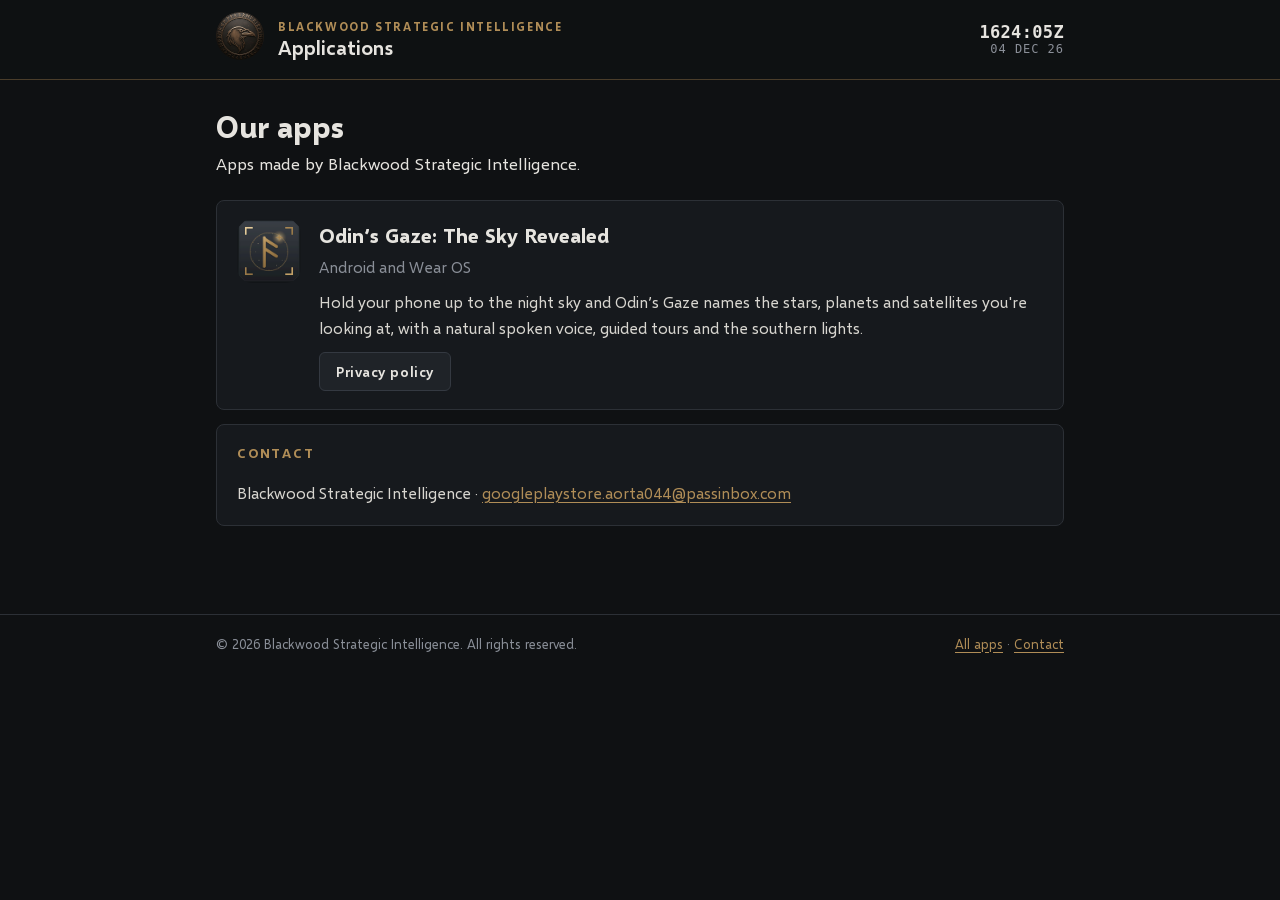
<file: index.html>
<!doctype html>
<html lang="en-AU">
<head>
<meta charset="utf-8">
<meta name="viewport" content="width=device-width, initial-scale=1">
<meta name="google-site-verification" content="9ieUfRTKPk-8YkNty3VzTApTtOe651GSEqhWCvqNE6E" />
<title>Blackwood Strategic Intelligence · Apps</title>
<meta name="description" content="Apps made by Blackwood Strategic Intelligence.">
<meta name="theme-color" content="#0F1113">
<link rel="icon" type="image/png" href="assets/favicon.png">
<link rel="stylesheet" href="assets/site.css">
</head>
<body>
<header class="bw-header"><div class="inner">
<a href="./"><img src="assets/blackwood-logo.png" alt="Blackwood Strategic Intelligence logo"></a>
<div class="names"><div class="strap">Blackwood Strategic Intelligence</div><div class="app">Applications</div></div>
<div class="clock" aria-label="Current time, UTC"><span id="utc">----:--Z</span><small id="utcd">-- --- --</small></div>
</div></header>
<main>
<h1>Our apps</h1>
<p class="lead">Apps made by Blackwood Strategic Intelligence.</p>
<section class="card app-card">
<img src="assets/odinsgaze-logo.png" alt="Odin’s Gaze app icon">
<div>
<h2>Odin’s Gaze: The Sky Revealed</h2>
<p class="muted" style="margin:0">Android and Wear OS</p>
<p style="margin:8px 0 0">Hold your phone up to the night sky and Odin’s Gaze names the stars, planets and satellites you're looking at, with a natural spoken voice, guided tours and the southern lights.</p>
<div class="links"><a class="btn" href="odins-gaze/privacy.html">Privacy policy</a></div>
</div>
</section>
<section class="card">
<h2>Contact</h2>
<p>Blackwood Strategic Intelligence · <a href="mailto:googleplaystore.aorta044@passinbox.com">googleplaystore.aorta044@passinbox.com</a></p>
</section>
</main>
<footer><div class="inner">
<span>© 2026 Blackwood Strategic Intelligence. All rights reserved.</span>
<span><a href="./">All apps</a> · <a href="mailto:googleplaystore.aorta044@passinbox.com">Contact</a></span>
</div></footer>
<script>
(function(){var m=["JAN","FEB","MAR","APR","MAY","JUN","JUL","AUG","SEP","OCT","NOV","DEC"];
function p(n){return (n<10?"0":"")+n}
function t(){var d=new Date();document.getElementById("utc").textContent=p(d.getUTCHours())+p(d.getUTCMinutes())+":"+p(d.getUTCSeconds())+"Z";
document.getElementById("utcd").textContent=p(d.getUTCDate())+" "+m[d.getUTCMonth()]+" "+String(d.getUTCFullYear()).slice(2)}
t();setInterval(t,1000)})();
</script>
</body>
</html>
</file>
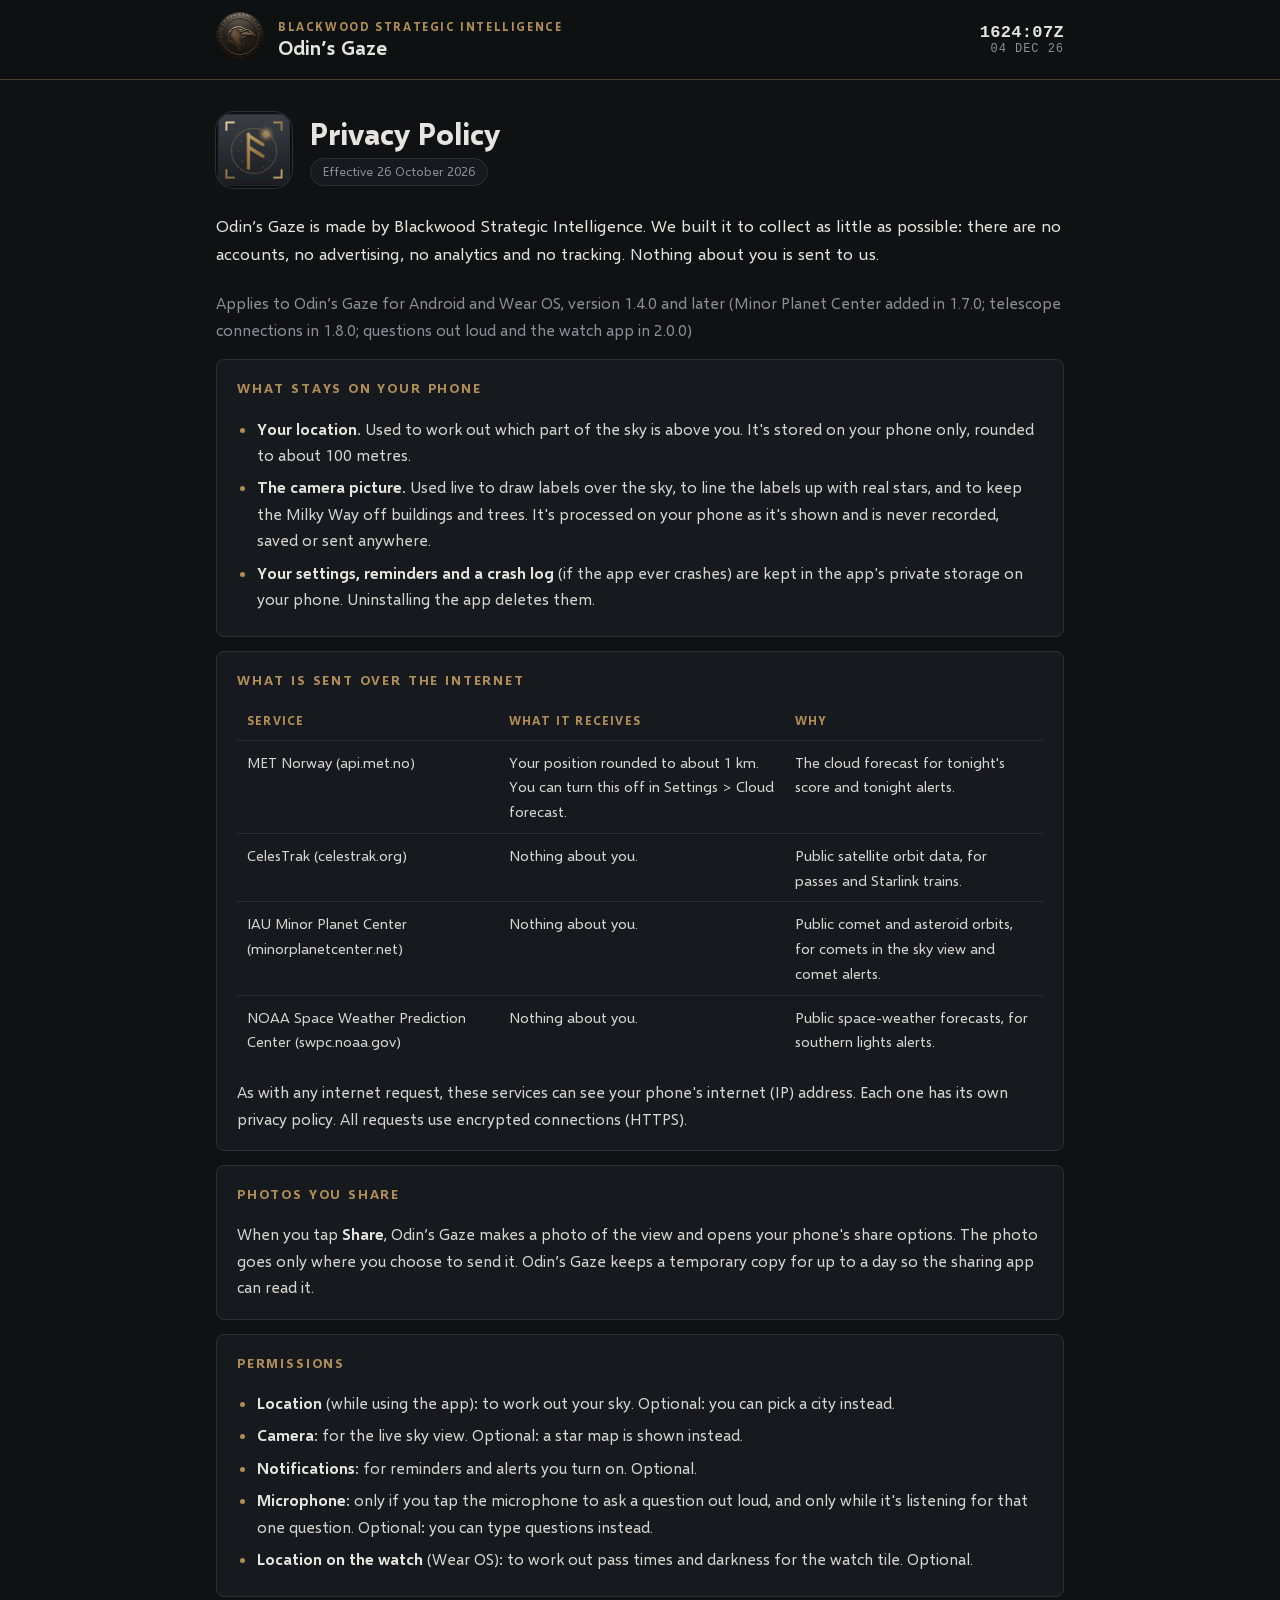
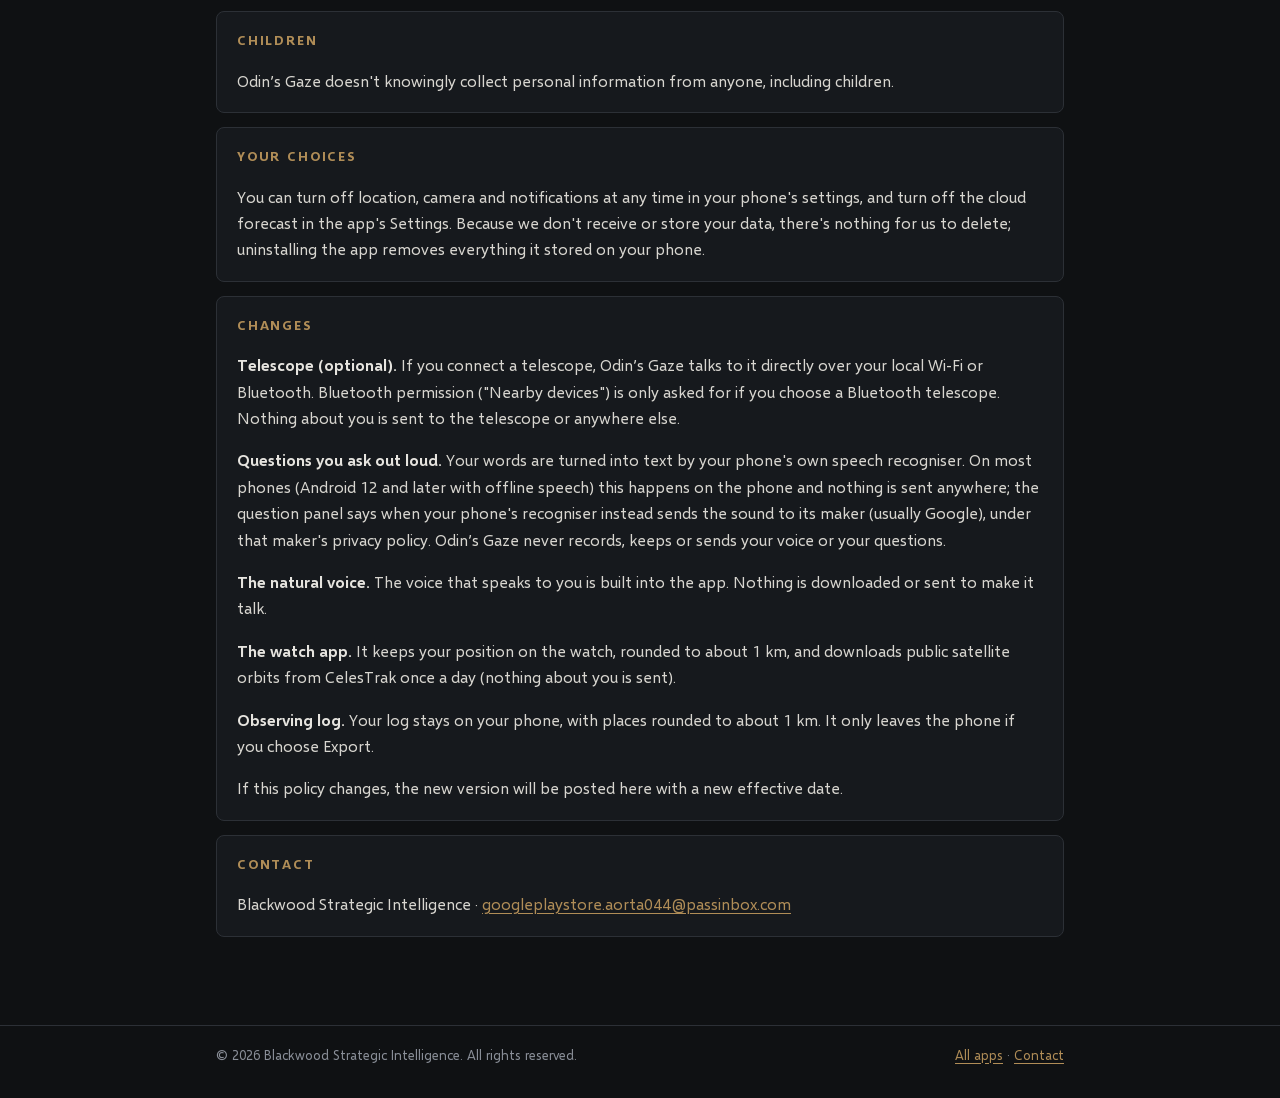
<file: odins-gaze/privacy.html>
<!doctype html>
<html lang="en-AU">
<head>
<meta charset="utf-8">
<meta name="viewport" content="width=device-width, initial-scale=1">

<title>Odin’s Gaze Privacy Policy · Blackwood Strategic Intelligence</title>
<meta name="description" content="How Odin’s Gaze handles your information: no accounts, no ads, no tracking.">
<meta name="theme-color" content="#0F1113">
<link rel="icon" type="image/png" href="../assets/favicon.png">
<link rel="stylesheet" href="../assets/site.css">
</head>
<body>
<header class="bw-header"><div class="inner">
<a href="../"><img src="../assets/blackwood-logo.png" alt="Blackwood Strategic Intelligence logo"></a>
<div class="names"><div class="strap">Blackwood Strategic Intelligence</div><div class="app">Odin’s Gaze</div></div>
<div class="clock" aria-label="Current time, UTC"><span id="utc">----:--Z</span><small id="utcd">-- --- --</small></div>
</div></header>
<main>
<div class="hero">
<img src="../assets/odinsgaze-logo.png" alt="Odin’s Gaze app icon">
<div><h1>Privacy Policy</h1><span class="chip">Effective 26 October 2026</span></div>
</div>
<p class="lead">Odin’s Gaze is made by Blackwood Strategic Intelligence. We built it to collect as little as possible: there are no accounts, no advertising, no analytics and no tracking. Nothing about you is sent to us.</p>
<p class="muted">Applies to Odin’s Gaze for Android and Wear OS, version 1.4.0 and later (Minor Planet Center added in 1.7.0; telescope connections in 1.8.0; questions out loud and the watch app in 2.0.0)</p>

<section class="card">
<h2>What stays on your phone</h2>
<ul>
  <li><strong>Your location.</strong> Used to work out which part of the sky is above you. It's stored on your phone only, rounded to about 100 metres.</li>
  <li><strong>The camera picture.</strong> Used live to draw labels over the sky, to line the labels up with real stars, and to keep the Milky Way off buildings and trees. It's processed on your phone as it's shown and is never recorded, saved or sent anywhere.</li>
  <li><strong>Your settings, reminders and a crash log</strong> (if the app ever crashes) are kept in the app's private storage on your phone. Uninstalling the app deletes them.</li>
</ul>
</section>

<section class="card">
<h2>What is sent over the internet</h2>
<div class="table-wrap"><table>
  <tr><th>Service</th><th>What it receives</th><th>Why</th></tr>
  <tr><td>MET Norway (api.met.no)</td><td>Your position rounded to about 1 km. You can turn this off in Settings &gt; Cloud forecast.</td><td>The cloud forecast for tonight's score and tonight alerts.</td></tr>
  <tr><td>CelesTrak (celestrak.org)</td><td>Nothing about you.</td><td>Public satellite orbit data, for passes and Starlink trains.</td></tr>
  <tr><td>IAU Minor Planet Center (minorplanetcenter.net)</td><td>Nothing about you.</td><td>Public comet and asteroid orbits, for comets in the sky view and comet alerts.</td></tr>
  <tr><td>NOAA Space Weather Prediction Center (swpc.noaa.gov)</td><td>Nothing about you.</td><td>Public space-weather forecasts, for southern lights alerts.</td></tr>
</table></div>
<p>As with any internet request, these services can see your phone's internet (IP) address. Each one has its own privacy policy. All requests use encrypted connections (HTTPS).</p>
</section>

<section class="card">
<h2>Photos you share</h2>
<p>When you tap <strong>Share</strong>, Odin’s Gaze makes a photo of the view and opens your phone's share options. The photo goes only where you choose to send it. Odin’s Gaze keeps a temporary copy for up to a day so the sharing app can read it.</p>
</section>

<section class="card">
<h2>Permissions</h2>
<ul>
  <li><strong>Location</strong> (while using the app): to work out your sky. Optional: you can pick a city instead.</li>
  <li><strong>Camera</strong>: for the live sky view. Optional: a star map is shown instead.</li>
  <li><strong>Notifications</strong>: for reminders and alerts you turn on. Optional.</li>
  <li><strong>Microphone</strong>: only if you tap the microphone to ask a question out loud, and only while it's listening for that one question. Optional: you can type questions instead.</li>
  <li><strong>Location on the watch</strong> (Wear OS): to work out pass times and darkness for the watch tile. Optional.</li>
</ul>
</section>

<section class="card">
<h2>Children</h2>
<p>Odin’s Gaze doesn't knowingly collect personal information from anyone, including children.</p>
</section>

<section class="card">
<h2>Your choices</h2>
<p>You can turn off location, camera and notifications at any time in your phone's settings, and turn off the cloud forecast in the app's Settings. Because we don't receive or store your data, there's nothing for us to delete; uninstalling the app removes everything it stored on your phone.</p>
</section>

<section class="card">
<h2>Changes</h2>
<p><strong>Telescope (optional).</strong> If you connect a telescope, Odin’s Gaze talks to it directly over your local Wi-Fi or Bluetooth. Bluetooth permission ("Nearby devices") is only asked for if you choose a Bluetooth telescope. Nothing about you is sent to the telescope or anywhere else.</p>
<p><strong>Questions you ask out loud.</strong> Your words are turned into text by your phone's own speech recogniser. On most phones (Android 12 and later with offline speech) this happens on the phone and nothing is sent anywhere; the question panel says when your phone's recogniser instead sends the sound to its maker (usually Google), under that maker's privacy policy. Odin’s Gaze never records, keeps or sends your voice or your questions.</p>
<p><strong>The natural voice.</strong> The voice that speaks to you is built into the app. Nothing is downloaded or sent to make it talk.</p>
<p><strong>The watch app.</strong> It keeps your position on the watch, rounded to about 1 km, and downloads public satellite orbits from CelesTrak once a day (nothing about you is sent).</p>
<p><strong>Observing log.</strong> Your log stays on your phone, with places rounded to about 1 km. It only leaves the phone if you choose Export.</p>
<p>If this policy changes, the new version will be posted here with a new effective date.</p>
</section>

<section class="card">
<h2>Contact</h2>
<p>Blackwood Strategic Intelligence · <a href="mailto:googleplaystore.aorta044@passinbox.com">googleplaystore.aorta044@passinbox.com</a></p>
</section>


</main>
<footer><div class="inner">
<span>© 2026 Blackwood Strategic Intelligence. All rights reserved.</span>
<span><a href="../">All apps</a> · <a href="mailto:googleplaystore.aorta044@passinbox.com">Contact</a></span>
</div></footer>
<script>
(function(){var m=["JAN","FEB","MAR","APR","MAY","JUN","JUL","AUG","SEP","OCT","NOV","DEC"];
function p(n){return (n<10?"0":"")+n}
function t(){var d=new Date();document.getElementById("utc").textContent=p(d.getUTCHours())+p(d.getUTCMinutes())+":"+p(d.getUTCSeconds())+"Z";
document.getElementById("utcd").textContent=p(d.getUTCDate())+" "+m[d.getUTCMonth()]+" "+String(d.getUTCFullYear()).slice(2)}
t();setInterval(t,1000)})();
</script>
</body>
</html>
</file>
<file: assets/site.css>
/* (c) 2026 Blackwood Strategic Intelligence. Brand styles from _Brand/BRAND.md. Fonts: Selawik (SIL OFL 1.1, see fonts/Selawik-OFL.txt). */
@font-face { font-family: "Selawik"; src: url("fonts/selawik_regular.ttf") format("truetype"); font-weight: 400; font-display: swap; }
@font-face { font-family: "Selawik"; src: url("fonts/selawik_semibold.ttf") format("truetype"); font-weight: 600; font-display: swap; }
@font-face { font-family: "Selawik"; src: url("fonts/selawik_bold.ttf") format("truetype"); font-weight: 700; font-display: swap; }
:root {
  --bg: #0F1113; --panel: #16191D; --edge: #2C3036; --rule: #4A3D2A;
  --text: #D8D6D0; --heading: #E6E4DF; --muted: #8A8F98; --bronze: #B08D57; --brass: #8A6E42;
  --mono: Consolas, "Cascadia Mono", ui-monospace, monospace;
}
* { box-sizing: border-box; }
html { background: var(--bg); }
body { margin: 0; background: var(--bg); color: var(--text); font: 16px/1.65 "Selawik", "Segoe UI", system-ui, sans-serif; -webkit-text-size-adjust: 100%; }
a { color: var(--bronze); text-underline-offset: 3px; }
a:hover { color: var(--heading); }

/* Header: logo + strap line over the page name, UTC clock on the right. */
.bw-header { position: sticky; top: 0; z-index: 2; background: rgba(15,17,19,.94); backdrop-filter: blur(6px); border-bottom: 1px solid var(--rule); }
.bw-header .inner { max-width: 880px; margin: 0 auto; padding: 12px 16px; display: flex; align-items: center; gap: 14px; }
.bw-header img { width: 48px; height: 48px; border-radius: 50%; flex: none; }
.bw-header .names { flex: 1; min-width: 0; }
.strap { color: var(--bronze); font-size: 11.5px; font-weight: 700; letter-spacing: .14em; text-transform: uppercase; line-height: 1.3; }
.bw-header .app { color: var(--heading); font-size: 20px; font-weight: 600; line-height: 1.25; white-space: nowrap; overflow: hidden; text-overflow: ellipsis; }
.clock { font-family: var(--mono); text-align: right; color: var(--heading); font-size: 17px; font-weight: 700; line-height: 1.15; letter-spacing: .02em; }
.clock small { display: block; color: var(--muted); font-size: 12px; font-weight: 400; letter-spacing: .08em; }

main { max-width: 880px; margin: 0 auto; padding: 28px 16px 56px; }
.hero { display: flex; gap: 18px; align-items: center; margin: 4px 0 24px; }
.hero img { width: 76px; height: 76px; border-radius: 18px; flex: none; box-shadow: 0 0 0 1px var(--edge); }
h1 { color: var(--heading); font-size: 30px; font-weight: 700; line-height: 1.2; margin: 0 0 6px; }
.chip { display: inline-block; border: 1px solid var(--edge); background: var(--panel); color: var(--muted); border-radius: 999px; padding: 2px 12px; font-size: 13px; }
.lead { font-size: 17px; color: var(--heading); margin: 0 0 22px; }
.card { background: var(--panel); border: 1px solid var(--edge); border-radius: 8px; padding: 18px 20px; margin: 0 0 14px; }
h2 { color: var(--bronze); font-size: 13px; font-weight: 700; letter-spacing: .14em; text-transform: uppercase; margin: 0 0 10px; }
.card p:last-child, .card ul:last-child { margin-bottom: 0; }
ul { padding-left: 20px; }
li { margin: 6px 0; }
li::marker { color: var(--bronze); }
strong { color: var(--heading); font-weight: 600; }
.muted { color: var(--muted); }
.table-wrap { overflow-x: auto; margin: 6px 0 10px; }
table { width: 100%; border-collapse: collapse; min-width: 520px; font-size: 15px; }
th, td { text-align: left; vertical-align: top; padding: 9px 10px; border-bottom: 1px solid var(--edge); }
th { color: var(--bronze); font-size: 12px; font-weight: 700; letter-spacing: .1em; text-transform: uppercase; }
tr:last-child td { border-bottom: 0; }

.app-card { display: flex; gap: 18px; align-items: flex-start; }
.app-card img { width: 64px; height: 64px; border-radius: 15px; flex: none; }
.app-card h2 { color: var(--heading); font-size: 20px; letter-spacing: 0; text-transform: none; margin: 0 0 2px; }
.links { display: flex; flex-wrap: wrap; gap: 8px; margin-top: 10px; }
.btn { display: inline-block; padding: 7px 16px; border-radius: 6px; border: 1px solid #343941; background: #1F2328; color: var(--heading); text-decoration: none; font-weight: 600; font-size: 14px; letter-spacing: .04em; }
.btn:hover { border-color: var(--bronze); color: var(--heading); }
.btn.primary { background: var(--bronze); border-color: var(--bronze); color: #0F1113; }

footer { border-top: 1px solid var(--edge); margin-top: 18px; }
footer .inner { max-width: 880px; margin: 0 auto; padding: 18px 16px 32px; display: flex; flex-wrap: wrap; gap: 8px 18px; justify-content: space-between; color: var(--muted); font-size: 13.5px; }

@media (max-width: 560px) {
  .clock { display: none; }
  h1 { font-size: 25px; }
  .hero img { width: 60px; height: 60px; border-radius: 14px; }
  .card { padding: 16px; }
}
</file>
